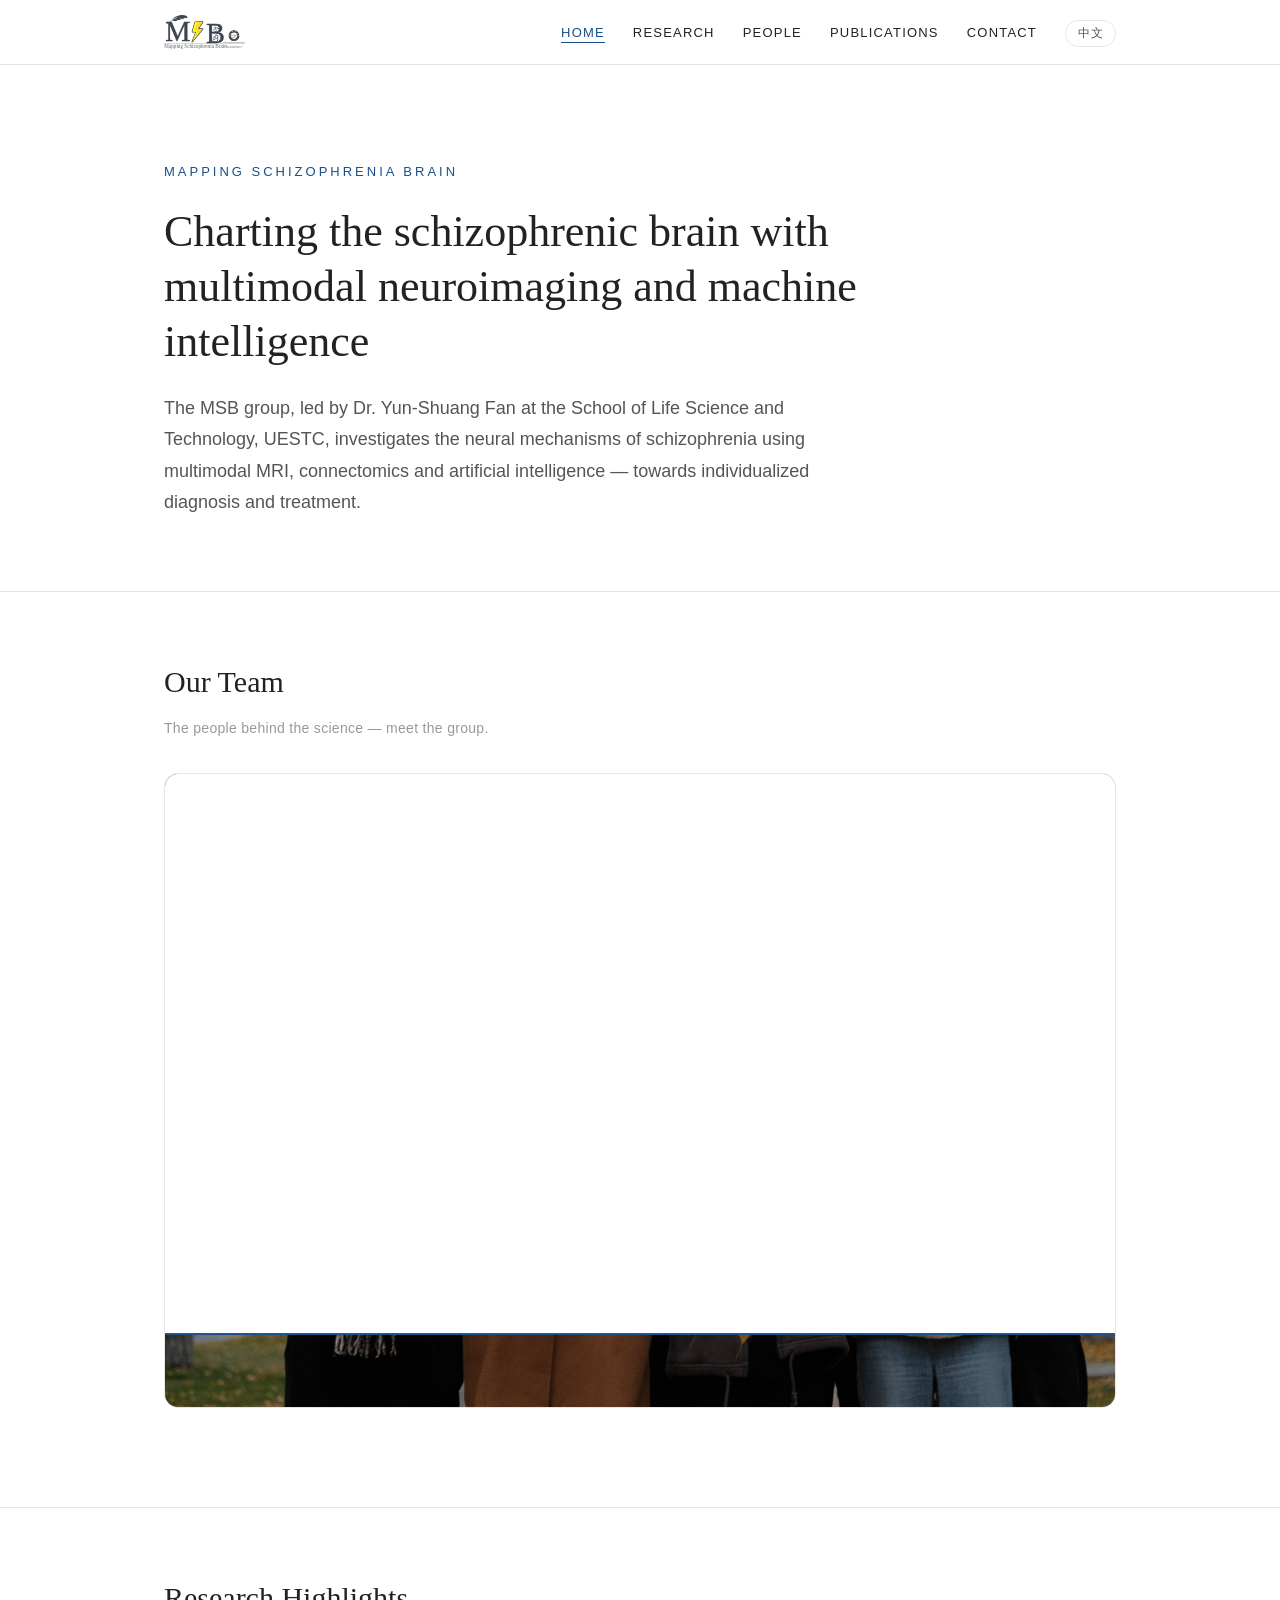
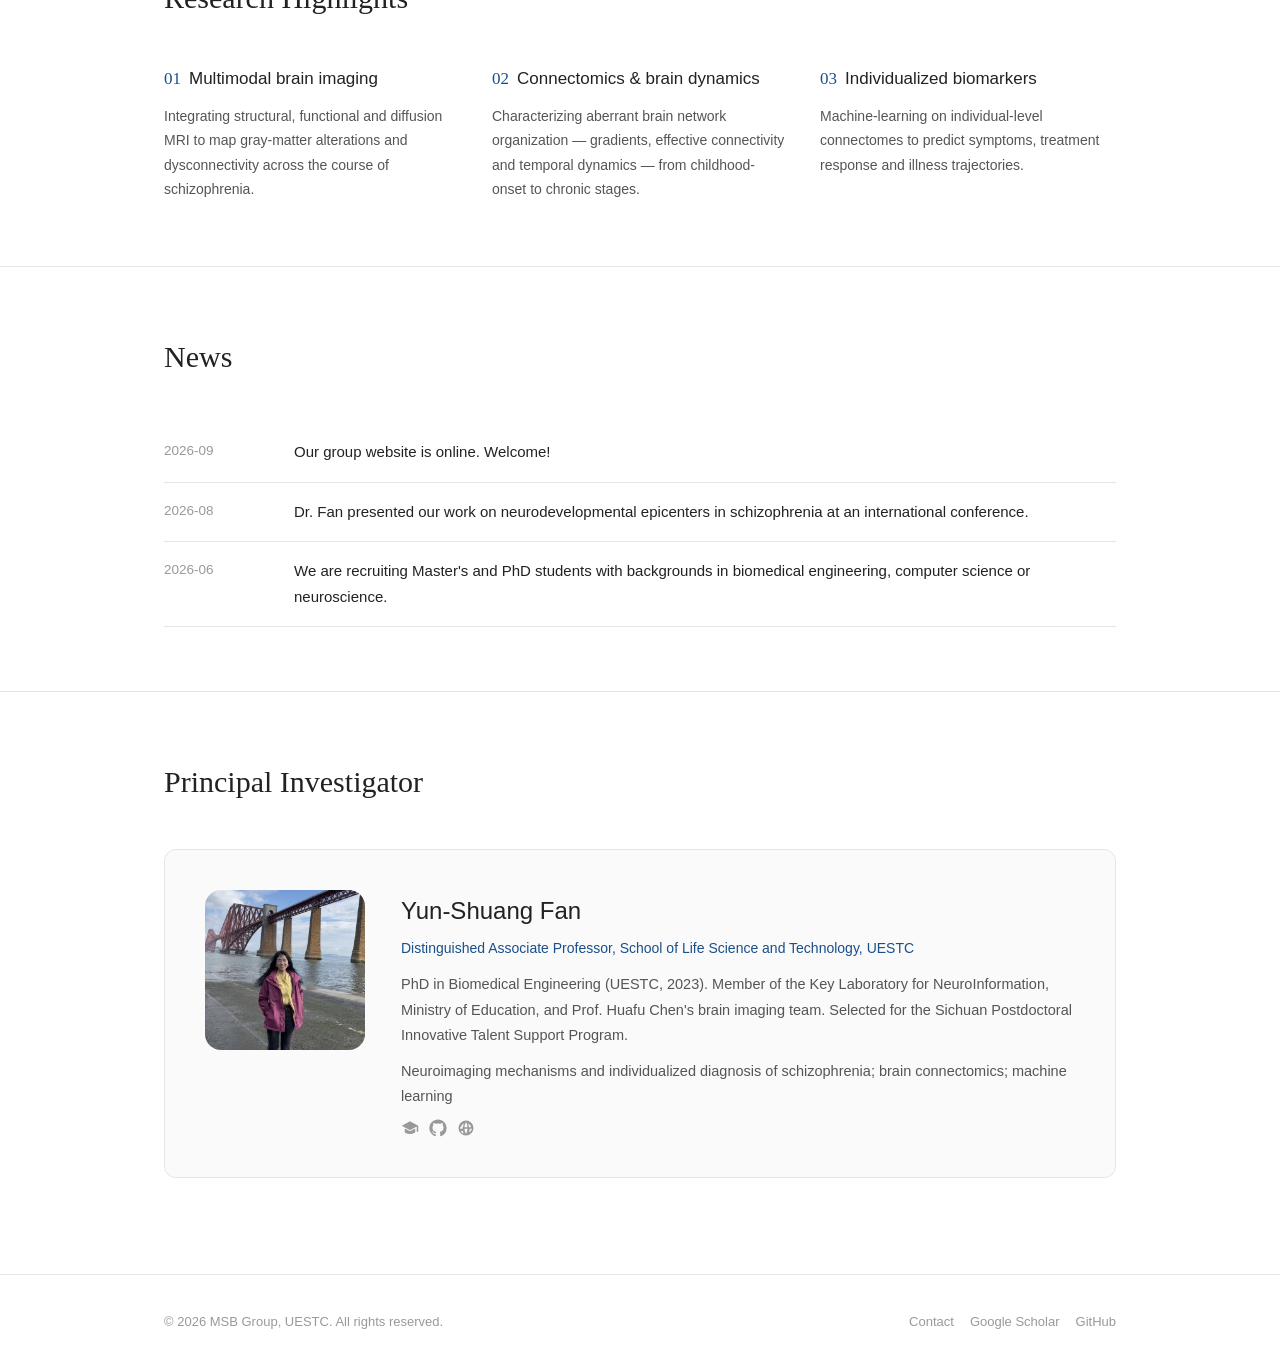
<file: index.html>
<!DOCTYPE html>
<html lang="en">
<head>
  <meta charset="utf-8">
  <meta name="viewport" content="width=device-width, initial-scale=1">
  <title>MSB — Mapping Schizophrenia Brain | UESTC</title>
  <meta name="description" content="The MSB (Mapping Schizophrenia Brain) group at UESTC studies the neural mechanisms of schizophrenia with multimodal MRI, connectomics and machine learning. Led by Dr. Yun-Shuang Fan.">
  <link rel="icon" type="image/svg+xml" href="/assets/img/logo-square.svg">
  <link rel="stylesheet" href="/assets/css/style.css">
</head>
<body data-page="home">
  <div id="site-header"></div>

  <main>
    <section class="hero">
      <div class="wrap">
        <div class="hero-kicker" data-i18n="home.kicker"></div>
        <h1 data-i18n="home.title"></h1>
        <p data-i18n="home.lead"></p>
      </div>
    </section>

    <section class="section" id="team-section">
      <div class="wrap">
        <h2 class="section-title" data-i18n="home.team.title"></h2>
        <p class="section-sub team-sub" data-i18n="home.team.lead"></p>

        <div class="team-reveal" id="team-reveal">
          <div class="team-reveal-inner">
            <figure class="team-photo-wrap">
              <!-- 已接入真实合照：assets/img/group-photo.jpg（2000px 宽，403KB） -->
              <img id="team-photo" src="/assets/img/group-photo.jpg" width="2000" height="1333"
                   alt="MSB group photo" data-i18n-alt="home.team.alt">
            </figure>
            <div class="team-caption">
              <span data-i18n="home.team.caption"></span>
              <span data-i18n="home.team.location"></span>
            </div>
          </div>
        </div>
      </div>
    </section>

    <section class="section">
      <div class="wrap">
        <h2 class="section-title" data-i18n="home.hl.title"></h2>
        <div class="section-sub"></div>
        <div class="hl-grid">
          <div class="hl-item">
            <h3><span class="hl-num">01</span><span data-i18n="home.hl.1.t"></span></h3>
            <p data-i18n="home.hl.1.p"></p>
          </div>
          <div class="hl-item">
            <h3><span class="hl-num">02</span><span data-i18n="home.hl.2.t"></span></h3>
            <p data-i18n="home.hl.2.p"></p>
          </div>
          <div class="hl-item">
            <h3><span class="hl-num">03</span><span data-i18n="home.hl.3.t"></span></h3>
            <p data-i18n="home.hl.3.p"></p>
          </div>
        </div>
      </div>
    </section>

    <section class="section">
      <div class="wrap">
        <h2 class="section-title" data-i18n="home.news.title"></h2>
        <div class="section-sub"></div>
        <ul class="news-list" id="news-list"></ul>
      </div>
    </section>

    <section class="section">
      <div class="wrap">
        <h2 class="section-title" data-i18n="home.pi.title"></h2>
        <div class="section-sub"></div>
        <div id="home-pi"></div>
      </div>
    </section>
  </main>

  <div id="site-footer"></div>
  <script src="/assets/js/site.js"></script>
  <script src="/assets/js/people.js"></script>
  <script src="/assets/js/team.js"></script>
  <script src="/assets/js/news.js"></script>
  <script>MSBPeople.renderPI(document.getElementById("home-pi"));</script>
</body>
</html>
</file>
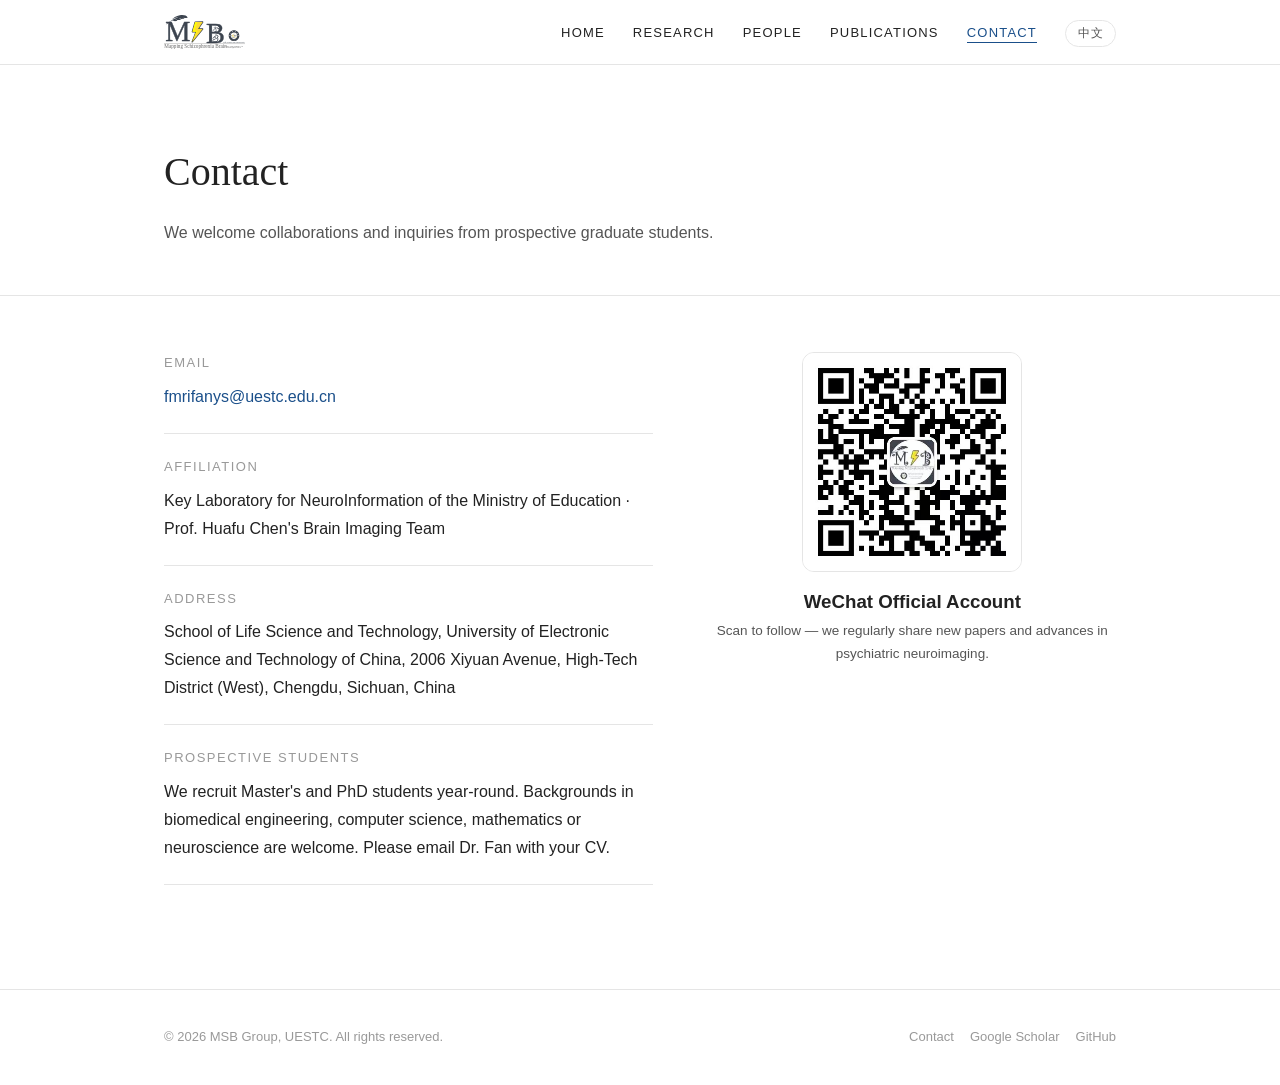
<file: contact/index.html>
<!DOCTYPE html>
<html lang="en">
<head>
  <meta charset="utf-8">
  <meta name="viewport" content="width=device-width, initial-scale=1">
  <title>Contact — MSB | UESTC</title>
  <meta name="description" content="Contact the MSB group at UESTC.">
  <link rel="icon" type="image/svg+xml" href="/assets/img/logo-square.svg">
  <link rel="stylesheet" href="/assets/css/style.css">
</head>
<body data-page="contact">
  <div id="site-header"></div>

  <main>
    <section class="page-head">
      <div class="wrap">
        <h1 data-i18n="contact.title"></h1>
        <p data-i18n="contact.lead"></p>
      </div>
    </section>

    <section class="page-body">
      <div class="wrap">
        <div class="contact-grid">
          <div>
            <div class="contact-item">
              <h3 data-i18n="contact.email"></h3>
              <p><a href="mailto:fmrifanys@uestc.edu.cn">fmrifanys@uestc.edu.cn</a></p>
            </div>
            <div class="contact-item">
              <h3 data-i18n="contact.affil"></h3>
              <p data-i18n="contact.affil.v"></p>
            </div>
            <div class="contact-item">
              <h3 data-i18n="contact.address"></h3>
              <p data-i18n="contact.address.v"></p>
            </div>
            <div class="contact-item">
              <h3 data-i18n="contact.join"></h3>
              <p data-i18n="contact.join.p"></p>
            </div>
          </div>

          <div class="qr-box">
            <img src="/assets/img/wechat-qr.jpg" alt="WeChat Official Account QR code">
            <h3 data-i18n="contact.wechat"></h3>
            <p data-i18n="contact.wechat.p"></p>
          </div>
        </div>
      </div>
    </section>
  </main>

  <div id="site-footer"></div>
  <script src="/assets/js/site.js"></script>
</body>
</html>
</file>
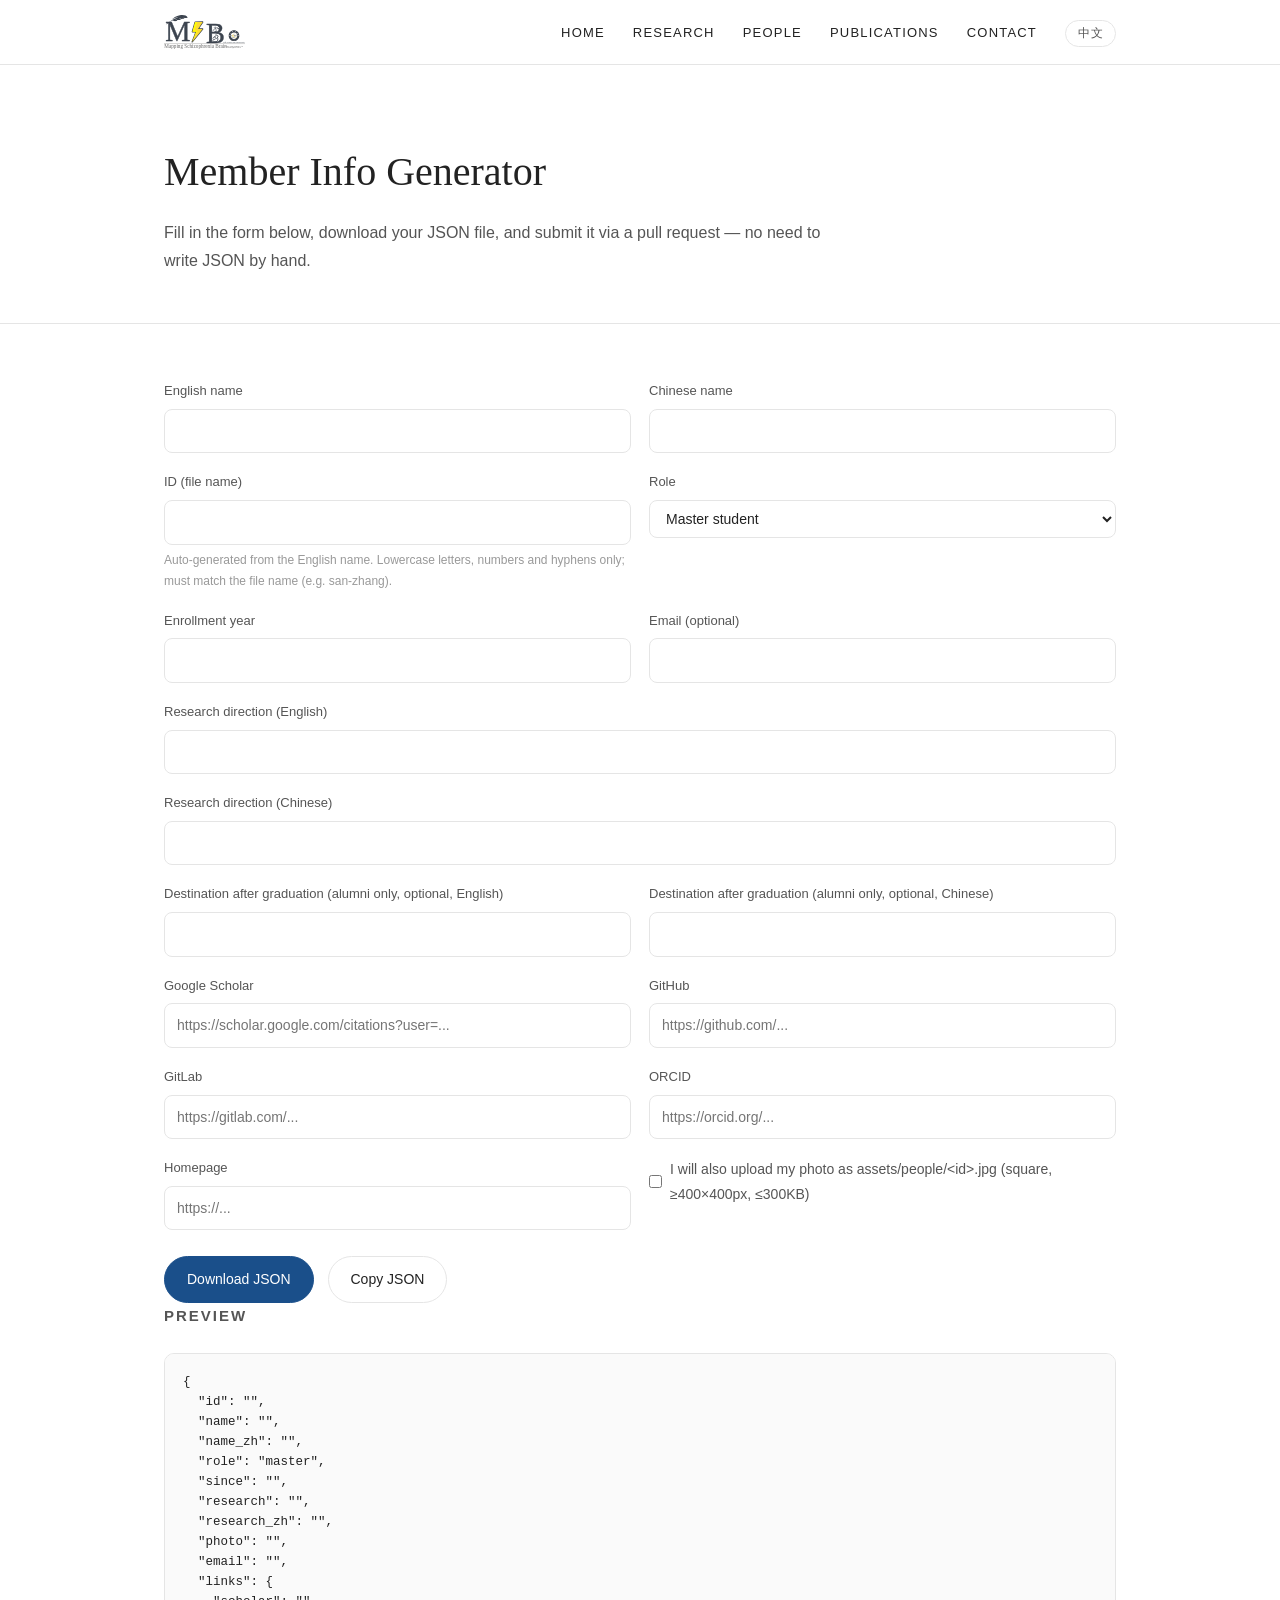
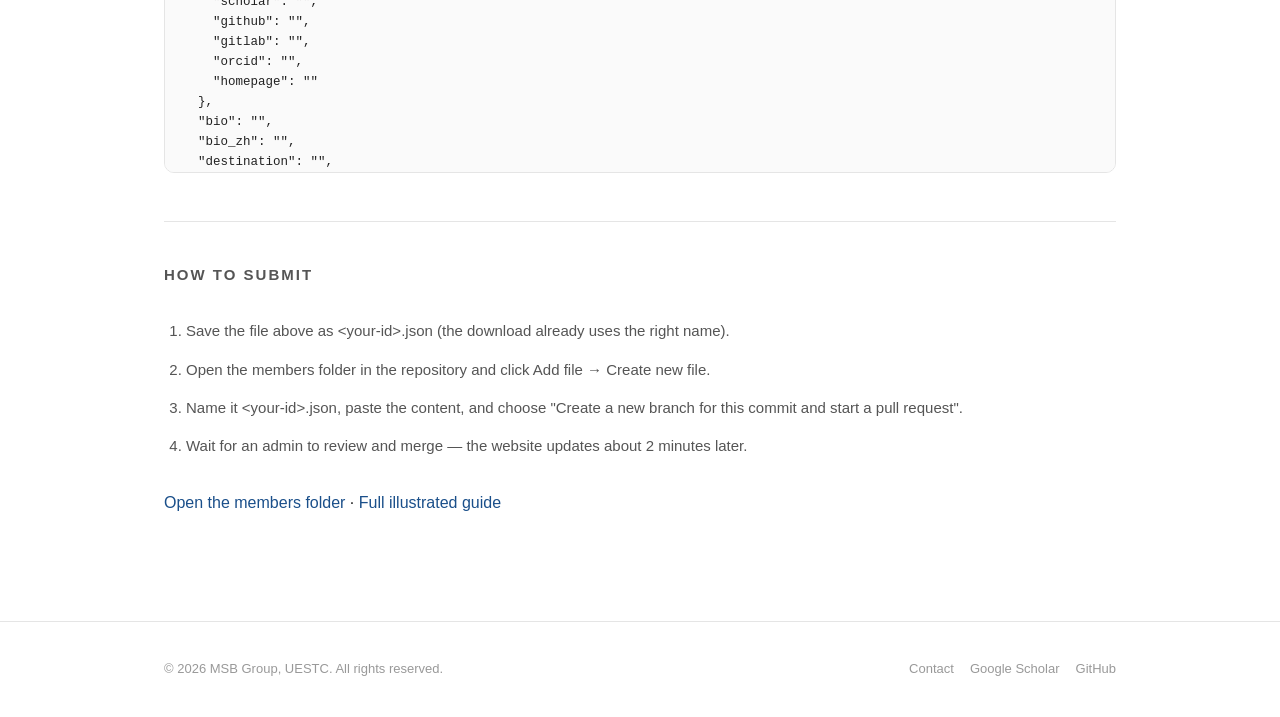
<file: member-json/index.html>
<!DOCTYPE html>
<html lang="en">
<head>
  <meta charset="utf-8">
  <meta name="viewport" content="width=device-width, initial-scale=1">
  <title>Member Info Generator — MSB | UESTC</title>
  <meta name="robots" content="noindex">
  <link rel="icon" type="image/svg+xml" href="/assets/img/logo-square.svg">
  <link rel="stylesheet" href="/assets/css/style.css">
</head>
<body data-page="member-json">
  <div id="site-header"></div>

  <main>
    <section class="page-head">
      <div class="wrap">
        <h1 data-i18n="memberjson.title"></h1>
        <p data-i18n="memberjson.lead"></p>
      </div>
    </section>

    <section class="page-body">
      <div class="wrap">
        <form class="mform" id="member-form" autocomplete="off">
          <div class="mfield">
            <label data-i18n="memberjson.name"></label>
            <input name="name" type="text" required>
          </div>
          <div class="mfield">
            <label data-i18n="memberjson.name_zh"></label>
            <input name="name_zh" type="text" required>
          </div>
          <div class="mfield">
            <label data-i18n="memberjson.id"></label>
            <input name="id" type="text" pattern="[a-z0-9-]+">
            <div class="hint" data-i18n="memberjson.id.hint"></div>
          </div>
          <div class="mfield">
            <label data-i18n="memberjson.role"></label>
            <select name="role">
              <option value="phd" data-i18n="memberjson.role.phd"></option>
              <option value="master" selected data-i18n="memberjson.role.master"></option>
              <option value="alumni" data-i18n="memberjson.role.alumni"></option>
            </select>
          </div>
          <div class="mfield">
            <label data-i18n="memberjson.since"></label>
            <input name="since" type="number" min="2000" max="2035" step="1" required>
          </div>
          <div class="mfield">
            <label data-i18n="memberjson.email"></label>
            <input name="email" type="email">
          </div>
          <div class="mfield full">
            <label data-i18n="memberjson.research"></label>
            <input name="research" type="text" required>
          </div>
          <div class="mfield full">
            <label data-i18n="memberjson.research_zh"></label>
            <input name="research_zh" type="text" required>
          </div>
          <div class="mfield">
            <label data-i18n="memberjson.dest"></label>
            <input name="destination" type="text">
          </div>
          <div class="mfield">
            <label data-i18n="memberjson.dest_zh"></label>
            <input name="destination_zh" type="text">
          </div>
          <div class="mfield">
            <label>Google Scholar</label>
            <input name="scholar" type="url" placeholder="https://scholar.google.com/citations?user=...">
          </div>
          <div class="mfield">
            <label>GitHub</label>
            <input name="github" type="url" placeholder="https://github.com/...">
          </div>
          <div class="mfield">
            <label>GitLab</label>
            <input name="gitlab" type="url" placeholder="https://gitlab.com/...">
          </div>
          <div class="mfield">
            <label>ORCID</label>
            <input name="orcid" type="url" placeholder="https://orcid.org/...">
          </div>
          <div class="mfield">
            <label>Homepage</label>
            <input name="homepage" type="url" placeholder="https://...">
          </div>
          <div class="mfield checkfield">
            <label class="check"><input type="checkbox" name="photo"> <span data-i18n="memberjson.photo"></span></label>
          </div>
        </form>

        <div class="mform-actions">
          <button class="mbtn primary" id="mj-download" type="button" data-i18n="memberjson.gen"></button>
          <button class="mbtn" id="mj-copy" type="button" data-i18n="memberjson.copy"></button>
          <span class="mj-status" id="mj-status"></span>
        </div>

        <h2 class="block-title" data-i18n="memberjson.preview"></h2>
        <pre class="mj-output" id="mj-output"></pre>

        <h2 class="block-title" data-i18n="memberjson.steps.title"></h2>
        <ol class="mj-steps">
          <li data-i18n="memberjson.steps.1"></li>
          <li data-i18n="memberjson.steps.2"></li>
          <li data-i18n="memberjson.steps.3"></li>
          <li data-i18n="memberjson.steps.4"></li>
        </ol>
        <p class="mt-24">
          <a href="https://github.com/Yun-Shuang/Yun-Shuang.github.io/tree/main/_data/members" target="_blank" rel="noopener" data-i18n="memberjson.repo"></a>
          ·
          <a href="https://github.com/Yun-Shuang/Yun-Shuang.github.io/blob/main/docs/成员自助维护指南.md" target="_blank" rel="noopener" data-i18n="memberjson.guide"></a>
        </p>
      </div>
    </section>
  </main>

  <div id="site-footer"></div>
  <script src="/assets/js/site.js"></script>
  <script src="/assets/js/member-json.js"></script>
</body>
</html>
</file>
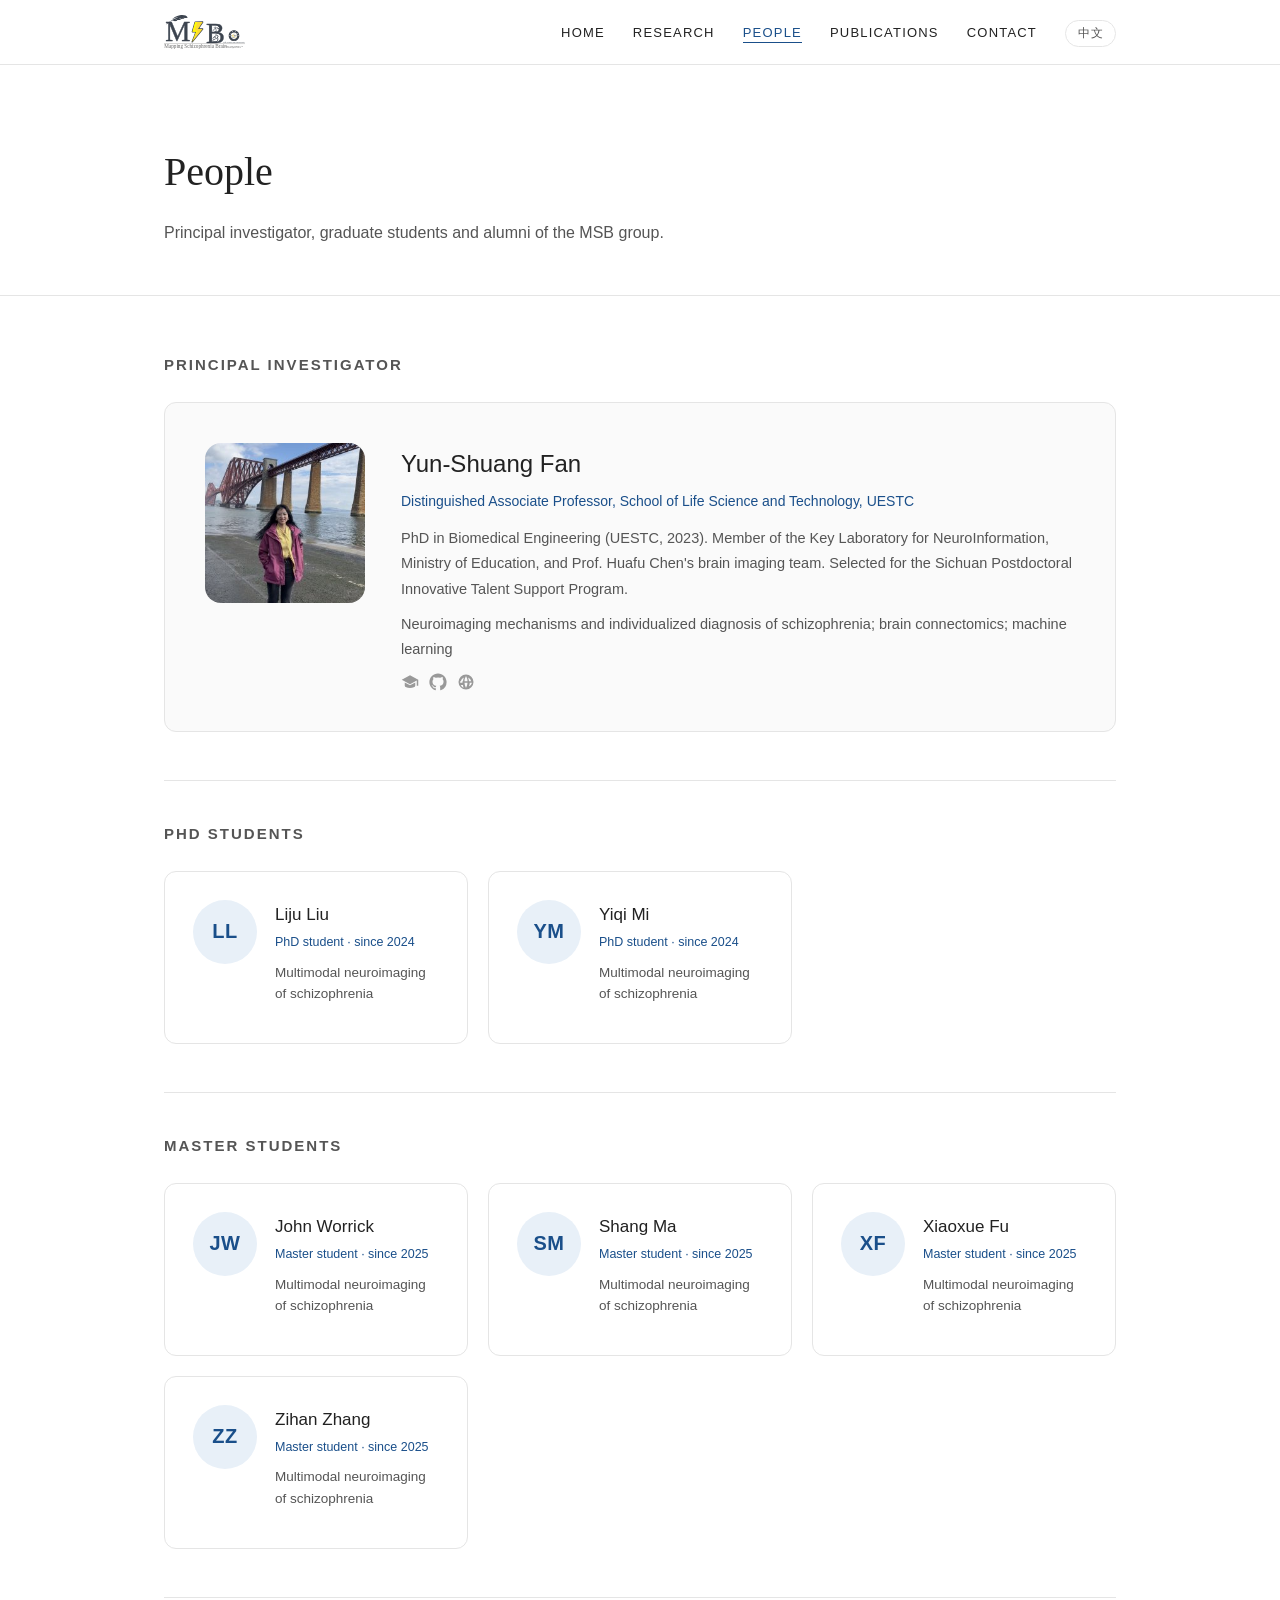
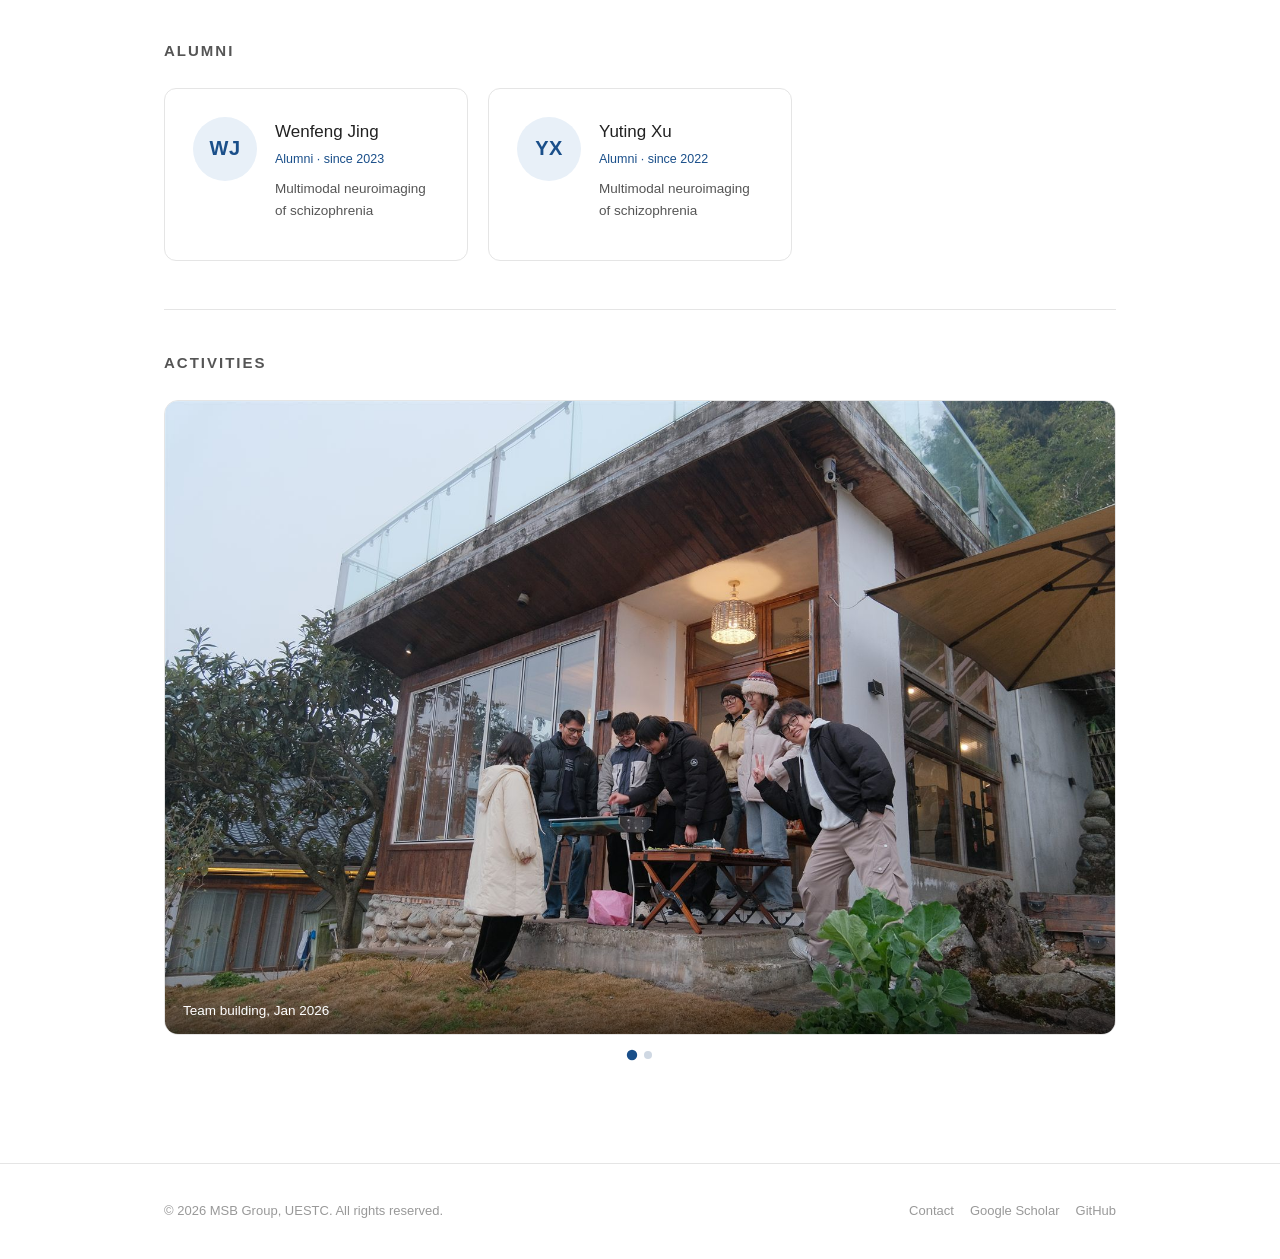
<file: people/index.html>
<!DOCTYPE html>
<html lang="en">
<head>
  <meta charset="utf-8">
  <meta name="viewport" content="width=device-width, initial-scale=1">
  <title>People — MSB | UESTC</title>
  <meta name="description" content="Members of the MSB (Mapping Schizophrenia Brain) group at UESTC.">
  <link rel="icon" type="image/svg+xml" href="/assets/img/logo-square.svg">
  <link rel="stylesheet" href="/assets/css/style.css">
</head>
<body data-page="people">
  <div id="site-header"></div>

  <main>
    <section class="page-head">
      <div class="wrap">
        <h1 data-i18n="people.title"></h1>
        <p data-i18n="people.lead"></p>
      </div>
    </section>

    <section class="page-body">
      <div class="wrap" id="people-root">
        <h2 class="block-title" data-i18n="people.pi"></h2>
        <div id="pi-slot"></div>

        <h2 class="block-title" data-i18n="people.phd"></h2>
        <div class="people-grid" id="phd-slot"></div>

        <h2 class="block-title" data-i18n="people.master"></h2>
        <div class="people-grid" id="master-slot"></div>

        <h2 class="block-title" data-i18n="people.alumni"></h2>
        <div class="people-grid" id="alumni-slot"></div>

        <h2 class="block-title" data-i18n="gallery.title"></h2>
        <div class="carousel" id="gallery-carousel"></div>
      </div>
    </section>
  </main>

  <div id="site-footer"></div>
  <script src="/assets/js/site.js"></script>
  <script src="/assets/js/people.js"></script>
  <script src="/assets/js/carousel.js"></script>
  <script>MSBPeople.renderPage();</script>
</body>
</html>
</file>
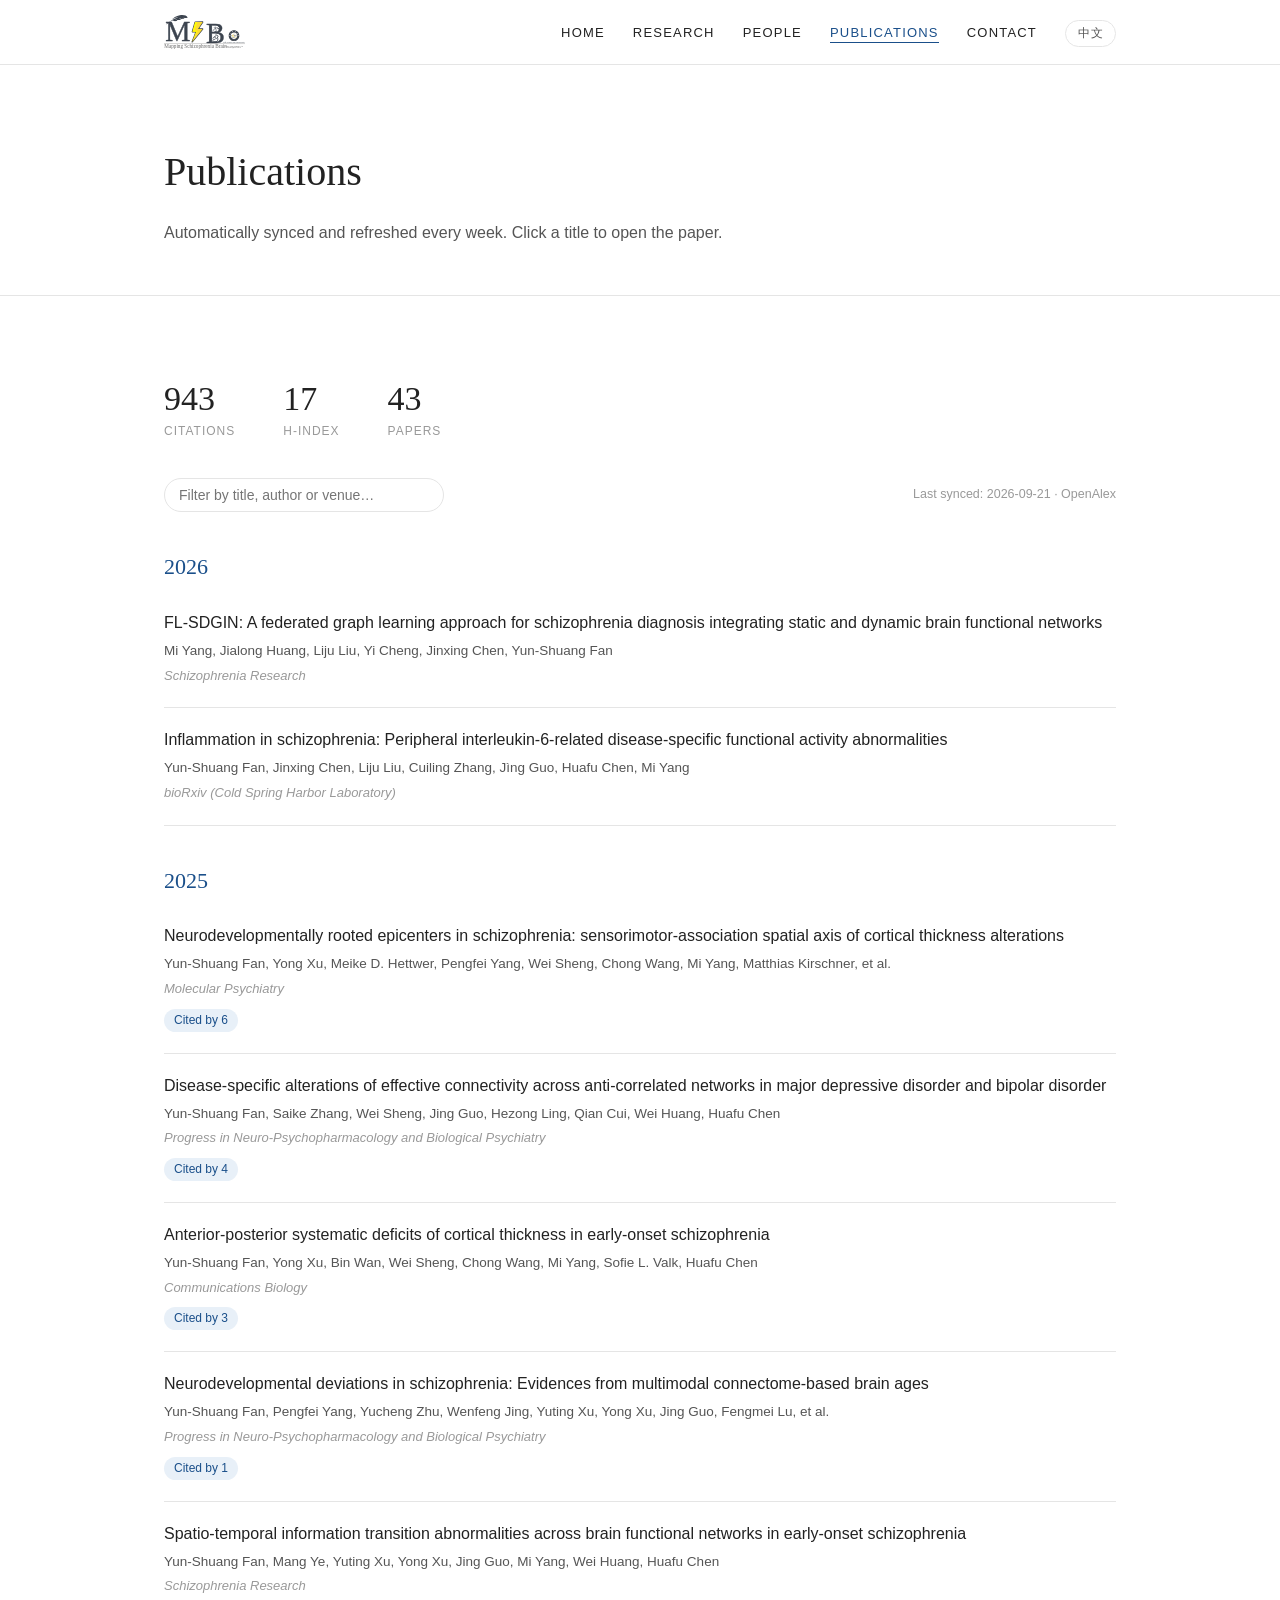
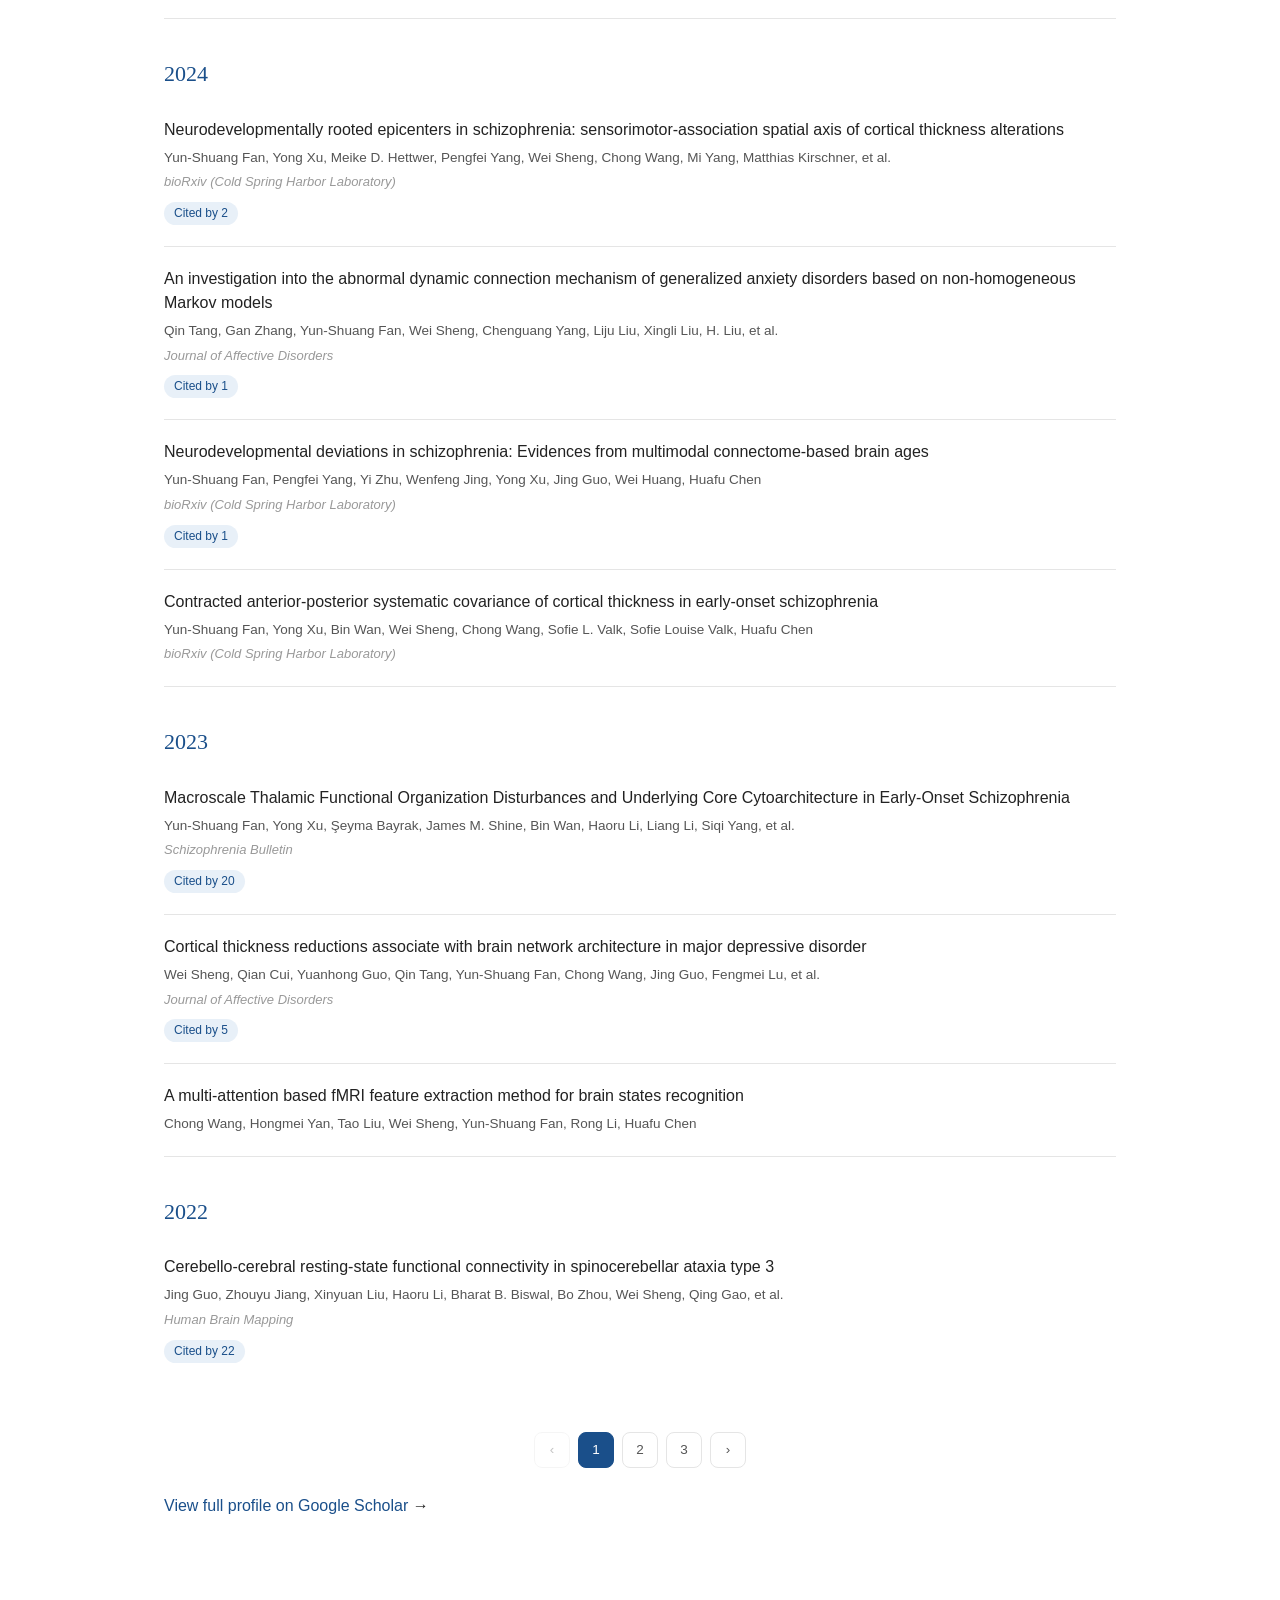
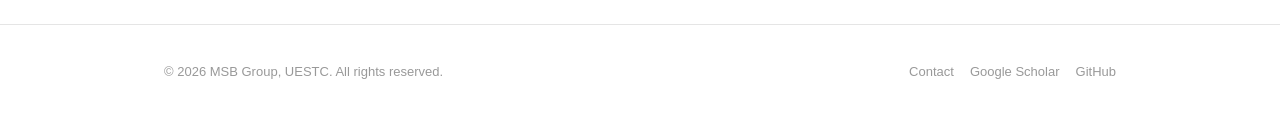
<file: publications/index.html>
<!DOCTYPE html>
<html lang="en">
<head>
  <meta charset="utf-8">
  <meta name="viewport" content="width=device-width, initial-scale=1">
  <title>Publications — MSB | UESTC</title>
  <meta name="description" content="Publications of the MSB group, automatically synced from Google Scholar.">
  <link rel="icon" type="image/svg+xml" href="/assets/img/logo-square.svg">
  <link rel="stylesheet" href="/assets/css/style.css">
</head>
<body data-page="publications">
  <div id="site-header"></div>

  <main>
    <section class="page-head">
      <div class="wrap">
        <h1 data-i18n="publications.title"></h1>
        <p data-i18n="publications.lead"></p>
      </div>
    </section>

    <section class="page-body">
      <div class="wrap">
        <div class="pub-stats" id="pub-stats"></div>

        <div class="pub-toolbar">
          <input class="pub-search" id="pub-search" type="search" data-i18n-ph="publications.search">
          <span class="pub-updated" id="pub-updated"></span>
        </div>

        <div id="pub-list"></div>
        <div class="pagination" id="pub-pages"></div>

        <p class="mt-24">
          <a href="https://scholar.google.com/citations?user=CY_RlkAAAAAJ&hl=en" target="_blank" rel="noopener" data-i18n="publications.viewall"></a> →
        </p>
      </div>
    </section>
  </main>

  <div id="site-footer"></div>
  <script src="/assets/js/site.js"></script>
  <script src="/assets/js/publications.js"></script>
</body>
</html>
</file>
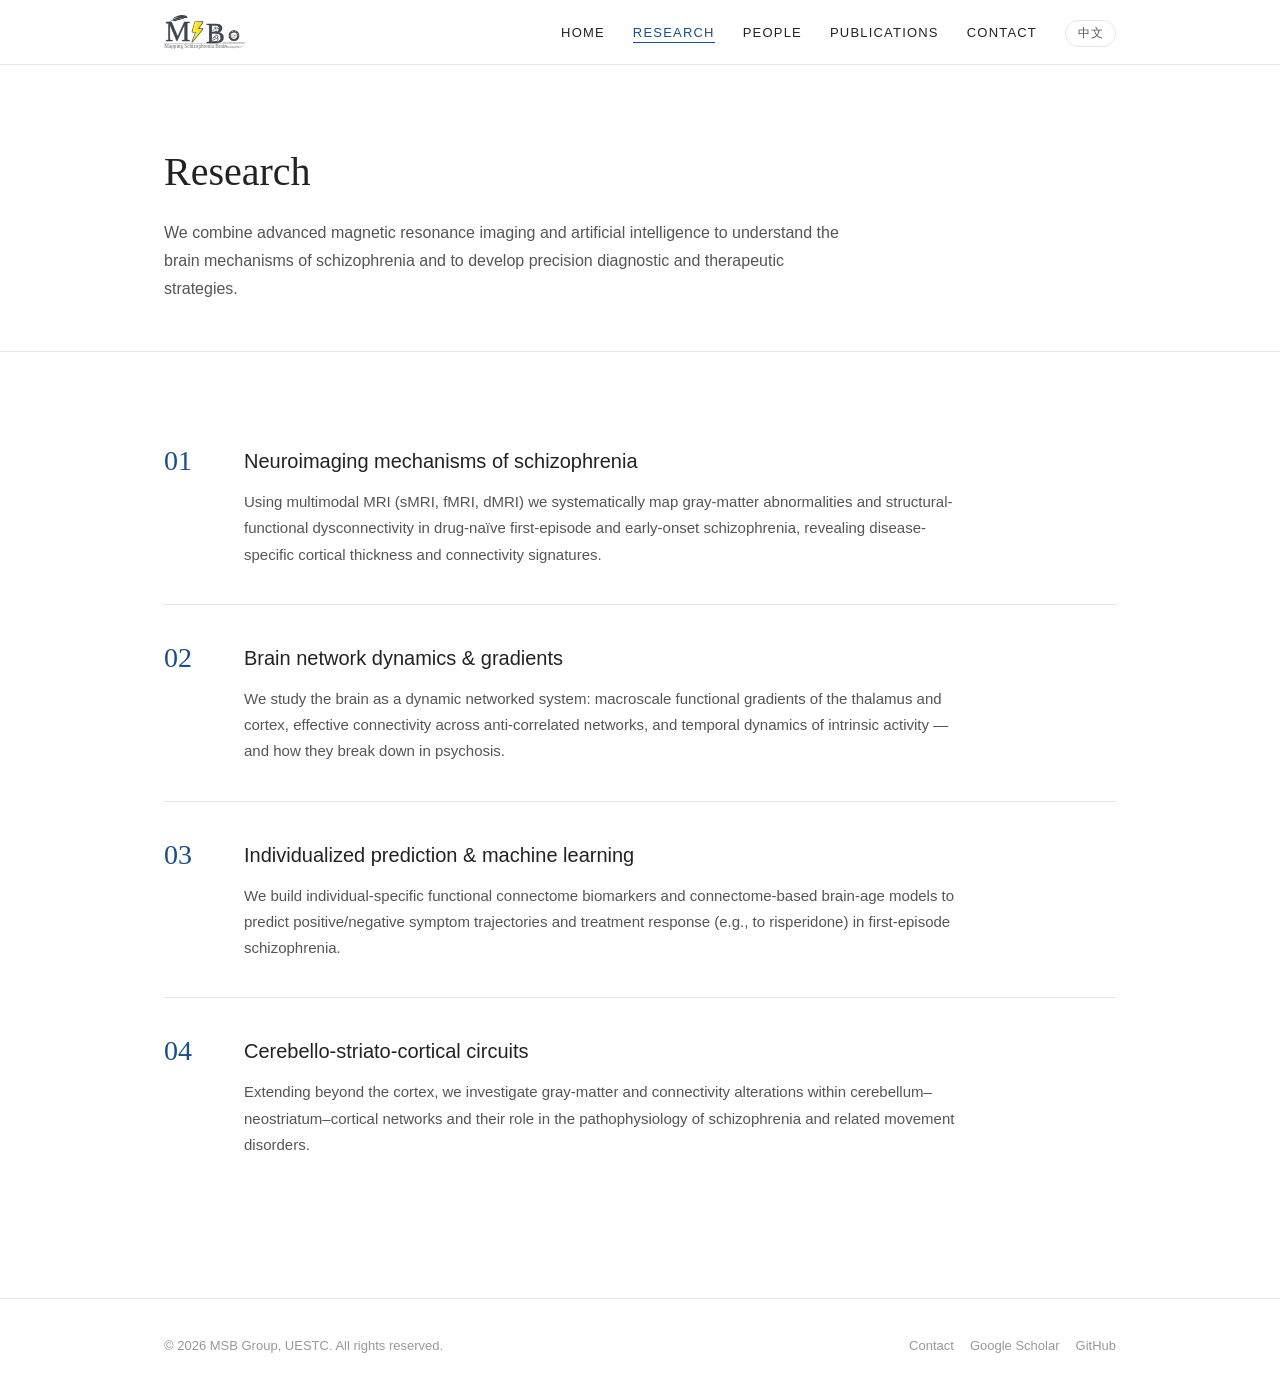
<file: research/index.html>
<!DOCTYPE html>
<html lang="en">
<head>
  <meta charset="utf-8">
  <meta name="viewport" content="width=device-width, initial-scale=1">
  <title>Research — MSB | UESTC</title>
  <meta name="description" content="Research directions of the MSB group: neuroimaging mechanisms of schizophrenia, brain network dynamics, individualized biomarkers, and cerebello-striato-cortical circuits.">
  <link rel="icon" type="image/svg+xml" href="/assets/img/logo-square.svg">
  <link rel="stylesheet" href="/assets/css/style.css">
</head>
<body data-page="research">
  <div id="site-header"></div>

  <main>
    <section class="page-head">
      <div class="wrap">
        <h1 data-i18n="research.title"></h1>
        <p data-i18n="research.lead"></p>
      </div>
    </section>

    <section class="page-body">
      <div class="wrap">
        <div class="direction">
          <div class="direction-num">01</div>
          <div>
            <h3 data-i18n="research.d1.t"></h3>
            <p data-i18n="research.d1.p"></p>
          </div>
        </div>
        <div class="direction">
          <div class="direction-num">02</div>
          <div>
            <h3 data-i18n="research.d2.t"></h3>
            <p data-i18n="research.d2.p"></p>
          </div>
        </div>
        <div class="direction">
          <div class="direction-num">03</div>
          <div>
            <h3 data-i18n="research.d3.t"></h3>
            <p data-i18n="research.d3.p"></p>
          </div>
        </div>
        <div class="direction">
          <div class="direction-num">04</div>
          <div>
            <h3 data-i18n="research.d4.t"></h3>
            <p data-i18n="research.d4.p"></p>
          </div>
        </div>
      </div>
    </section>
  </main>

  <div id="site-footer"></div>
  <script src="/assets/js/site.js"></script>
</body>
</html>
</file>
<file: assets/css/style.css>
/* ============================================================
   MSB — Mapping Schizophrenia Brain · Design System
   Minimal academic style (inspired by cng-lab.github.io)
   ============================================================ */

:root {
  --accent: #1a4f8a;
  --accent-soft: #e8f0f8;
  --text: #222;
  --text-2: #555;
  --text-3: #999;
  --line: #e5e5e5;
  --bg: #ffffff;
  --bg-soft: #fafafa;
  --maxw: 1000px;
  --font-sans: "Helvetica Neue", Helvetica, Arial, "PingFang SC", "Hiragino Sans GB", "Microsoft YaHei", sans-serif;
  --font-serif: Georgia, "Times New Roman", "Songti SC", serif;
}

* { margin: 0; padding: 0; box-sizing: border-box; }

html { scroll-behavior: smooth; }

body {
  font-family: var(--font-sans);
  font-weight: 300;
  line-height: 1.75;
  color: var(--text);
  background: var(--bg);
  -webkit-font-smoothing: antialiased;
}

.wrap { max-width: var(--maxw); margin: 0 auto; padding: 0 24px; }

a { color: var(--accent); text-decoration: none; }
a:hover { text-decoration: underline; }

img { max-width: 100%; display: block; }

/* ---------------- Header / Nav ---------------- */
.site-header {
  position: sticky;
  top: 0;
  z-index: 100;
  background: rgba(255, 255, 255, 0.96);
  backdrop-filter: blur(6px);
  border-bottom: 1px solid var(--line);
}

.nav-wrap {
  display: flex;
  align-items: center;
  justify-content: space-between;
  height: 64px;
}

.brand { display: flex; align-items: center; gap: 10px; color: var(--text); }
.brand:hover { text-decoration: none; }

.brand-logo { height: 34px; width: auto; display: block; }

.nav-links { display: flex; align-items: center; gap: 28px; list-style: none; }

.nav-links a {
  color: var(--text);
  font-size: 13px;
  font-weight: 500;
  letter-spacing: 1.2px;
  text-transform: uppercase;
  padding-bottom: 2px;
  border-bottom: 1.5px solid transparent;
}

.nav-links a:hover { color: var(--accent); text-decoration: none; }
.nav-links a.active { color: var(--accent); border-bottom-color: var(--accent); }

.lang-toggle {
  font-family: var(--font-sans);
  font-size: 12px;
  letter-spacing: 0.5px;
  color: var(--text-2);
  background: none;
  border: 1px solid var(--line);
  border-radius: 999px;
  padding: 4px 12px;
  cursor: pointer;
  transition: all 0.2s;
}
.lang-toggle:hover { color: var(--accent); border-color: var(--accent); }

.menu-btn { display: none; background: none; border: none; font-size: 20px; cursor: pointer; color: var(--text); }

/* ---------------- Main ---------------- */
main { min-height: 70vh; }

.page-body { padding: 56px 0 80px; }

/* Hero */
.hero { padding: 96px 0 72px; border-bottom: 1px solid var(--line); }

.hero-kicker {
  font-size: 13px;
  letter-spacing: 3px;
  text-transform: uppercase;
  color: var(--accent);
  font-weight: 500;
  margin-bottom: 20px;
}

.hero h1 {
  font-family: var(--font-serif);
  font-size: 44px;
  font-weight: 400;
  line-height: 1.25;
  max-width: 760px;
  margin-bottom: 24px;
}

.hero p { font-size: 18px; color: var(--text-2); max-width: 680px; }

/* Section */
.section { padding: 64px 0; border-bottom: 1px solid var(--line); }
.section:last-child { border-bottom: none; }

.section-title {
  font-family: var(--font-serif);
  font-size: 30px;
  font-weight: 400;
  margin-bottom: 8px;
}

.section-sub { color: var(--text-3); font-size: 14px; margin-bottom: 40px; letter-spacing: 0.3px; }

h2.block-title {
  font-size: 15px;
  font-weight: 600;
  letter-spacing: 2px;
  text-transform: uppercase;
  color: var(--text-2);
  margin: 48px 0 24px;
  padding-top: 40px;
  border-top: 1px solid var(--line);
}
h2.block-title:first-of-type { border-top: none; padding-top: 0; margin-top: 0; }

/* Page header (sub pages) */
.page-head { padding: 72px 0 48px; border-bottom: 1px solid var(--line); margin-bottom: 0; }
.page-head h1 { font-family: var(--font-serif); font-size: 40px; font-weight: 400; margin-bottom: 12px; }
.page-head p { color: var(--text-2); max-width: 680px; font-size: 16px; }

/* Research directions */
.direction {
  display: grid;
  grid-template-columns: 56px 1fr;
  gap: 24px;
  padding: 36px 0;
  border-bottom: 1px solid var(--line);
}
.direction:last-child { border-bottom: none; }

.direction-num {
  font-family: var(--font-serif);
  font-size: 28px;
  color: var(--accent);
  line-height: 1.2;
}

.direction h3 { font-size: 20px; font-weight: 500; margin-bottom: 10px; }
.direction p { color: var(--text-2); font-size: 15px; max-width: 720px; }
.direction .refs { margin-top: 10px; font-size: 13px; color: var(--text-3); font-style: italic; }

/* People */
.pi-card {
  display: grid;
  grid-template-columns: 160px 1fr;
  gap: 36px;
  align-items: start;
  padding: 40px;
  background: var(--bg-soft);
  border: 1px solid var(--line);
  border-radius: 12px;
  margin-bottom: 8px;
}

.pi-card h3 { font-size: 24px; font-weight: 500; margin-bottom: 4px; }
.pi-card .pi-role { color: var(--accent); font-size: 14px; font-weight: 500; margin-bottom: 12px; }
.pi-card p { color: var(--text-2); font-size: 14.5px; margin-bottom: 10px; }

.people-grid {
  display: grid;
  grid-template-columns: repeat(auto-fill, minmax(280px, 1fr));
  gap: 20px;
}

.member-card {
  border: 1px solid var(--line);
  border-radius: 12px;
  padding: 28px;
  display: flex;
  gap: 18px;
  align-items: flex-start;
  transition: border-color 0.2s, box-shadow 0.2s;
  background: var(--bg);
}
.member-card:hover { border-color: #cfd8e3; box-shadow: 0 4px 16px rgba(26, 79, 138, 0.06); }

.avatar {
  width: 64px;
  height: 64px;
  border-radius: 50%;
  object-fit: cover;
  flex-shrink: 0;
  background: var(--accent-soft);
  color: var(--accent);
  display: flex;
  align-items: center;
  justify-content: center;
  font-weight: 600;
  font-size: 20px;
  letter-spacing: 0.5px;
}
.avatar.lg { width: 160px; height: 160px; font-size: 42px; border-radius: 16px; }

.member-info { min-width: 0; }
.member-name { font-size: 17px; font-weight: 500; }
.member-role { font-size: 12.5px; color: var(--accent); font-weight: 500; margin: 2px 0 8px; }
.member-research { font-size: 13.5px; color: var(--text-2); line-height: 1.6; margin-bottom: 10px; }

.member-links { display: flex; gap: 10px; }
.member-links a { color: var(--text-3); display: inline-flex; }
.member-links a:hover { color: var(--accent); }
.member-links svg { width: 18px; height: 18px; }

.member-dest { font-size: 13px; color: var(--text-3); margin-top: 6px; }

/* Publications */
.pub-stats {
  display: flex;
  gap: 48px;
  flex-wrap: wrap;
  padding: 28px 0;
}

.pub-stat .num { font-family: var(--font-serif); font-size: 34px; color: var(--text); line-height: 1.1; }
.pub-stat .lbl { font-size: 12px; letter-spacing: 1px; text-transform: uppercase; color: var(--text-3); margin-top: 4px; }

.pub-toolbar {
  display: flex;
  justify-content: space-between;
  align-items: center;
  gap: 16px;
  flex-wrap: wrap;
  margin: 8px 0 8px;
}

.pub-search {
  font-family: var(--font-sans);
  font-size: 14px;
  padding: 8px 14px;
  border: 1px solid var(--line);
  border-radius: 999px;
  width: 280px;
  max-width: 100%;
  outline: none;
}
.pub-search:focus { border-color: var(--accent); }

.pub-updated { font-size: 12.5px; color: var(--text-3); }

.pub-year {
  font-family: var(--font-serif);
  font-size: 22px;
  color: var(--accent);
  margin: 36px 0 4px;
}

.pub-item { padding: 20px 0; border-bottom: 1px solid var(--line); }
.pub-item:last-child { border-bottom: none; }

.pub-title { font-size: 16px; font-weight: 500; line-height: 1.5; }
.pub-title a { color: var(--text); }
.pub-title a:hover { color: var(--accent); }

.pub-authors { font-size: 13.5px; color: var(--text-2); margin-top: 4px; }
.pub-venue { font-size: 13px; color: var(--text-3); font-style: italic; margin-top: 2px; }

.pub-cite {
  display: inline-block;
  font-size: 12px;
  color: var(--accent);
  background: var(--accent-soft);
  border-radius: 999px;
  padding: 1px 10px;
  margin-top: 8px;
}

.pagination { display: flex; gap: 8px; justify-content: center; margin-top: 48px; flex-wrap: wrap; }
.pagination button {
  font-family: var(--font-sans);
  min-width: 36px;
  height: 36px;
  border: 1px solid var(--line);
  background: var(--bg);
  border-radius: 8px;
  font-size: 13.5px;
  color: var(--text-2);
  cursor: pointer;
}
.pagination button:hover { border-color: var(--accent); color: var(--accent); }
.pagination button.cur { background: var(--accent); border-color: var(--accent); color: #fff; }
.pagination button:disabled { opacity: 0.35; cursor: default; }

/* News */
.news-list { list-style: none; }
.news-list li {
  display: grid;
  grid-template-columns: 110px 1fr;
  gap: 20px;
  padding: 16px 0;
  border-bottom: 1px solid var(--line);
  font-size: 15px;
}
.news-list .news-date { color: var(--text-3); font-size: 13.5px; }

/* Home highlights */
.hl-grid { display: grid; grid-template-columns: repeat(3, 1fr); gap: 32px; }
.hl-item h3 { font-size: 17px; font-weight: 500; margin-bottom: 10px; }
.hl-item h3 .hl-num { color: var(--accent); font-family: var(--font-serif); margin-right: 8px; }
.hl-item p { font-size: 14px; color: var(--text-2); }

/* Contact */
.contact-grid { display: grid; grid-template-columns: 1.2fr 1fr; gap: 56px; align-items: start; }
.contact-item { padding: 22px 0; border-bottom: 1px solid var(--line); }
.contact-item:first-child { padding-top: 0; }
.contact-item h3 { font-size: 13px; letter-spacing: 1.5px; text-transform: uppercase; color: var(--text-3); font-weight: 500; margin-bottom: 8px; }
.contact-item p { font-size: 16px; }
.qr-box { text-align: center; }
.qr-box img { width: 220px; margin: 0 auto 14px; border: 1px solid var(--line); border-radius: 12px; }
.qr-box p { font-size: 13.5px; color: var(--text-2); }

/* Footer */
.site-footer { border-top: 1px solid var(--line); padding: 36px 0; margin-top: 24px; }
.footer-inner {
  display: flex;
  justify-content: space-between;
  align-items: center;
  gap: 16px;
  flex-wrap: wrap;
  font-size: 13px;
  color: var(--text-3);
}
.footer-inner a { color: var(--text-3); margin-left: 16px; }
.footer-inner a:hover { color: var(--accent); }

/* Utility */
.muted { color: var(--text-3); }
.mt-24 { margin-top: 24px; }

/* ---------------- Team photo: scroll-linked reveal ---------------- */
.team-sub { margin-bottom: 0; }

.team-reveal-inner { overflow: hidden; }

.team-photo-wrap {
  position: relative;
  margin: 32px 0 0;
  border-radius: 14px;
  overflow: hidden;
  border: 1px solid var(--line);
  transform-origin: center center;
}

.team-photo-wrap img {
  width: 100%;
  height: auto;
  display: block;
  transition: transform 0.7s cubic-bezier(0.22, 0.61, 0.36, 1);
}
.team-photo-wrap:hover img { transform: scale(1.018); }

.team-caption {
  display: flex;
  justify-content: space-between;
  gap: 12px;
  flex-wrap: wrap;
  margin-top: 12px;
  font-size: 13px;
  color: var(--text-3);
  letter-spacing: 0.3px;
}

/* JS scroll mode: page-colored curtain slides up, uncovering the photo */
.team-curtain {
  position: absolute;
  inset: 0;
  z-index: 2;
  background: var(--bg);
  border-bottom: 2px solid var(--accent);
  will-change: transform;
  pointer-events: none;
}

.team-scroll .team-caption { opacity: 0; transform: translateY(12px); }

.team-scroll.is-revealed .team-caption {
  opacity: 1;
  transform: none;
  transition: opacity 0.6s ease 0.05s, transform 0.6s cubic-bezier(0.22, 0.61, 0.36, 1) 0.05s;
}

/* ---------------- Carousel (people page) ---------------- */
.carousel { position: relative; margin-top: 4px; }

.carousel-viewport {
  overflow: hidden;
  border-radius: 14px;
  border: 1px solid var(--line);
  background: var(--bg-soft);
}

.carousel-track {
  display: flex;
  transition: transform 0.65s cubic-bezier(0.22, 0.61, 0.36, 1);
  will-change: transform;
}

.carousel-slide {
  position: relative;
  flex: 0 0 100%;
  margin: 0;
  aspect-ratio: 3 / 2;
}

.carousel-slide img {
  width: 100%;
  height: 100%;
  object-fit: cover;
  display: block;
}

.carousel-cap {
  position: absolute;
  left: 0;
  right: 0;
  bottom: 0;
  padding: 34px 18px 12px;
  font-size: 13.5px;
  color: #fff;
  background: linear-gradient(transparent, rgba(0, 0, 0, 0.55));
  pointer-events: none;
}

.carousel-arrow {
  position: absolute;
  top: 50%;
  transform: translateY(-50%);
  width: 42px;
  height: 42px;
  border-radius: 50%;
  border: 1px solid var(--line);
  background: rgba(255, 255, 255, 0.92);
  color: var(--text-2);
  font-size: 20px;
  line-height: 1;
  cursor: pointer;
  display: flex;
  align-items: center;
  justify-content: center;
  opacity: 0;
  transition: opacity 0.25s, border-color 0.2s, color 0.2s;
  z-index: 2;
}
.carousel:hover .carousel-arrow,
.carousel-arrow:focus-visible { opacity: 1; }
.carousel-arrow:hover { border-color: var(--accent); color: var(--accent); }
.carousel-prev { left: 14px; }
.carousel-next { right: 14px; }

.carousel-dots {
  display: flex;
  justify-content: center;
  gap: 8px;
  margin-top: 16px;
}

.carousel-dot {
  width: 8px;
  height: 8px;
  padding: 0;
  border: none;
  border-radius: 50%;
  background: #cfd8e3;
  cursor: pointer;
  transition: background 0.25s, transform 0.25s;
}
.carousel-dot:hover { background: #a9b8c9; }
.carousel-dot.active { background: var(--accent); transform: scale(1.3); }

@media (prefers-reduced-motion: reduce) {
  .carousel-track { transition: none; }
}

/* ---------------- Member JSON generator ---------------- */
.mform {
  display: grid;
  grid-template-columns: repeat(2, 1fr);
  gap: 18px;
}
.mform .full { grid-column: 1 / -1; }

.mfield label {
  display: block;
  font-size: 13px;
  font-weight: 500;
  color: var(--text-2);
  margin-bottom: 6px;
}

.mfield input[type="text"],
.mfield input[type="url"],
.mfield input[type="email"],
.mfield input[type="number"],
.mfield select {
  width: 100%;
  font: inherit;
  font-size: 14px;
  padding: 9px 12px;
  border: 1px solid var(--line);
  border-radius: 8px;
  color: var(--text);
  background: var(--bg);
}
.mfield input:focus, .mfield select:focus { outline: none; border-color: var(--accent); }

.mfield .hint { font-size: 12px; color: var(--text-3); margin-top: 5px; }

.checkfield .check {
  display: flex;
  align-items: center;
  gap: 8px;
  font-weight: 400;
  font-size: 14px;
  color: var(--text-2);
}
.checkfield input { width: auto; }

.mform-actions {
  display: flex;
  align-items: center;
  gap: 14px;
  margin-top: 26px;
  flex-wrap: wrap;
}

.mbtn {
  font: inherit;
  font-size: 14px;
  padding: 10px 22px;
  border-radius: 999px;
  border: 1px solid var(--line);
  background: var(--bg);
  color: var(--text);
  cursor: pointer;
  transition: border-color 0.2s, color 0.2s, background 0.2s;
}
.mbtn:hover { border-color: var(--accent); color: var(--accent); }
.mbtn.primary { background: var(--accent); border-color: var(--accent); color: #fff; }
.mbtn.primary:hover { background: #16437a; color: #fff; }

.mj-status { font-size: 13px; color: var(--accent); }

.mj-output {
  background: var(--bg-soft);
  border: 1px solid var(--line);
  border-radius: 10px;
  padding: 18px;
  overflow: auto;
  max-height: 420px;
  font-family: Consolas, Menlo, monospace;
  font-size: 12.5px;
  line-height: 1.6;
}

.mj-steps { padding-left: 22px; font-size: 15px; color: var(--text-2); }
.mj-steps li { padding: 6px 0; }

@media (max-width: 800px) {
  .mform { grid-template-columns: 1fr; }
}

/* ---------------- Responsive ---------------- */
@media (max-width: 800px) {
  .menu-btn { display: block; }

  .nav-links {
    display: none;
    position: absolute;
    top: 64px;
    left: 0;
    right: 0;
    background: var(--bg);
    flex-direction: column;
    align-items: center;
    gap: 0;
    padding: 12px 0 20px;
    border-bottom: 1px solid var(--line);
    box-shadow: 0 8px 16px rgba(0, 0, 0, 0.04);
  }
  .nav-links.open { display: flex; }
  .nav-links li { padding: 10px 0; }
  .nav-links .lang-item { margin-top: 8px; }

  .hero { padding: 64px 0 48px; }
  .hero h1 { font-size: 32px; }
  .page-head h1 { font-size: 30px; }

  .pi-card { grid-template-columns: 1fr; padding: 28px; }
  .avatar.lg { width: 120px; height: 120px; }

  .hl-grid { grid-template-columns: 1fr; gap: 24px; }
  .contact-grid { grid-template-columns: 1fr; gap: 32px; }
  .pub-stats { gap: 28px; }
  .news-list li { grid-template-columns: 1fr; gap: 2px; }
  .pub-search { width: 100%; }
}
</file>
